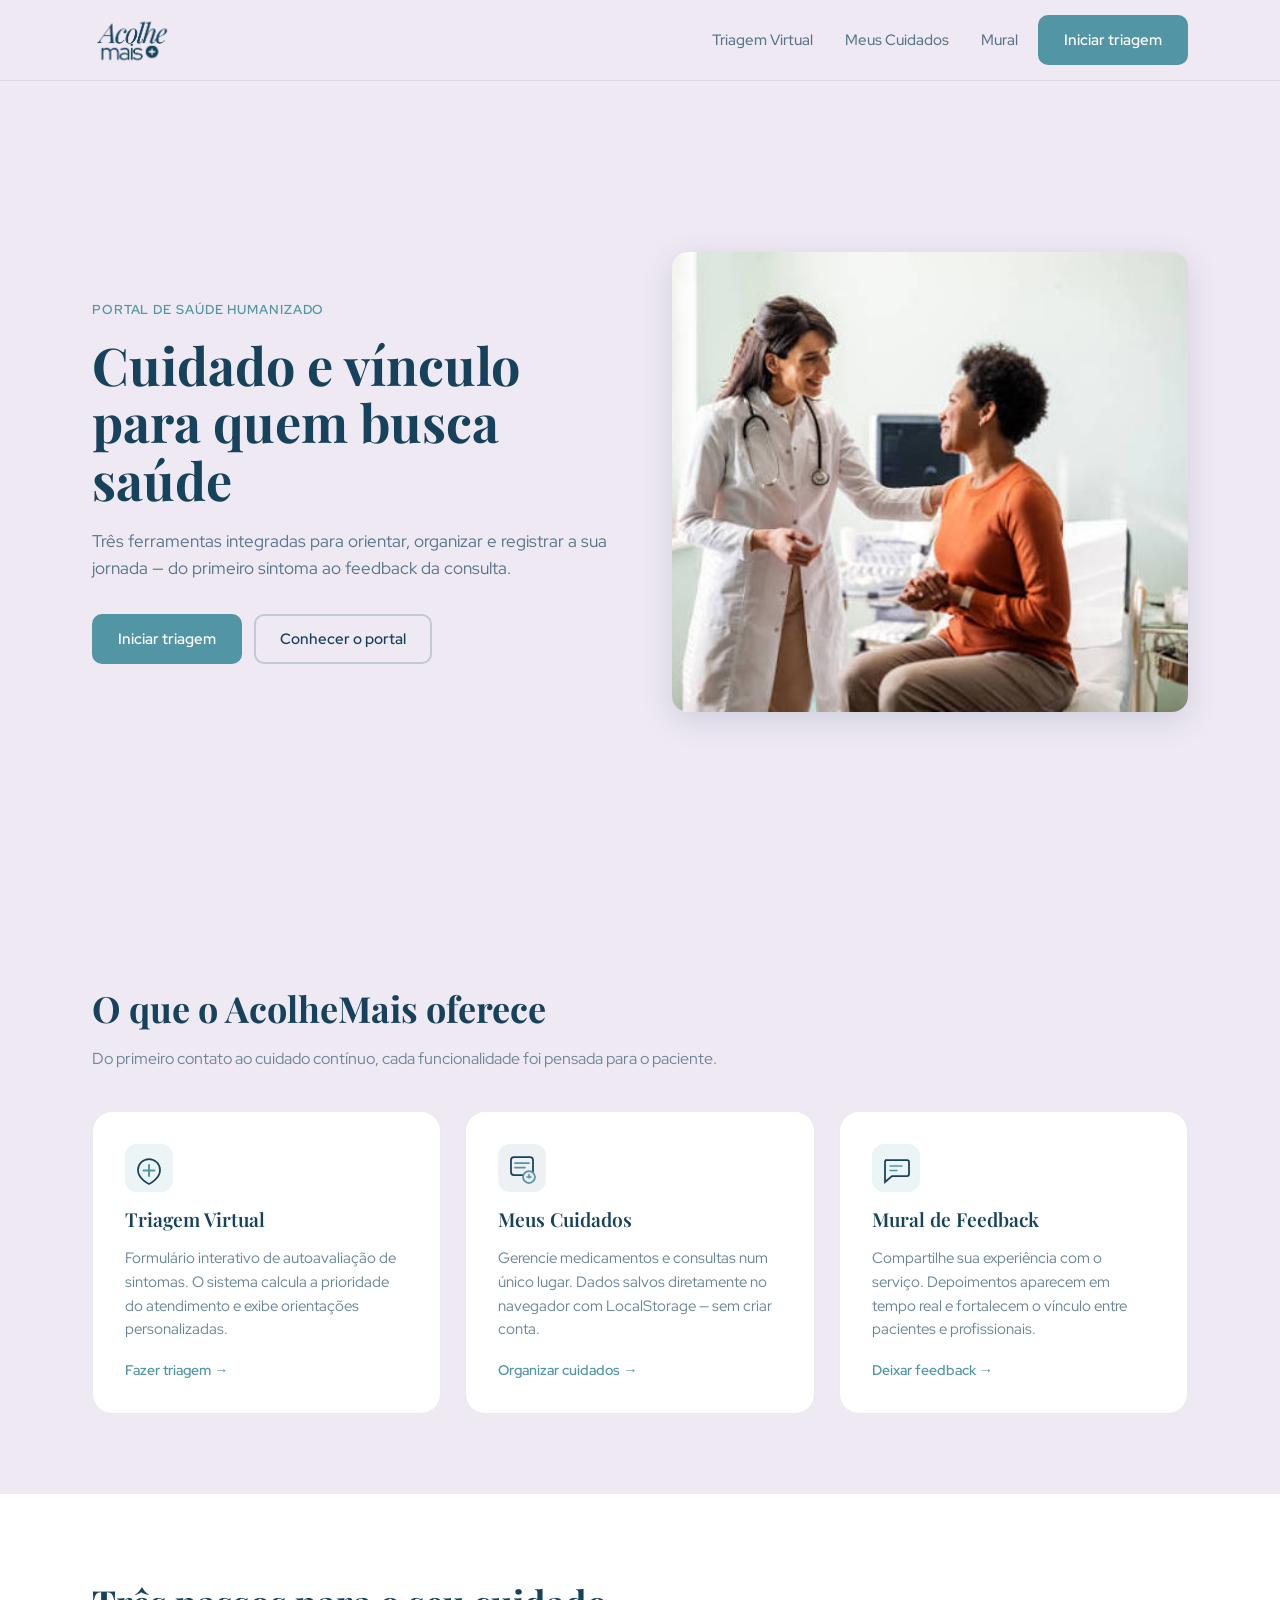
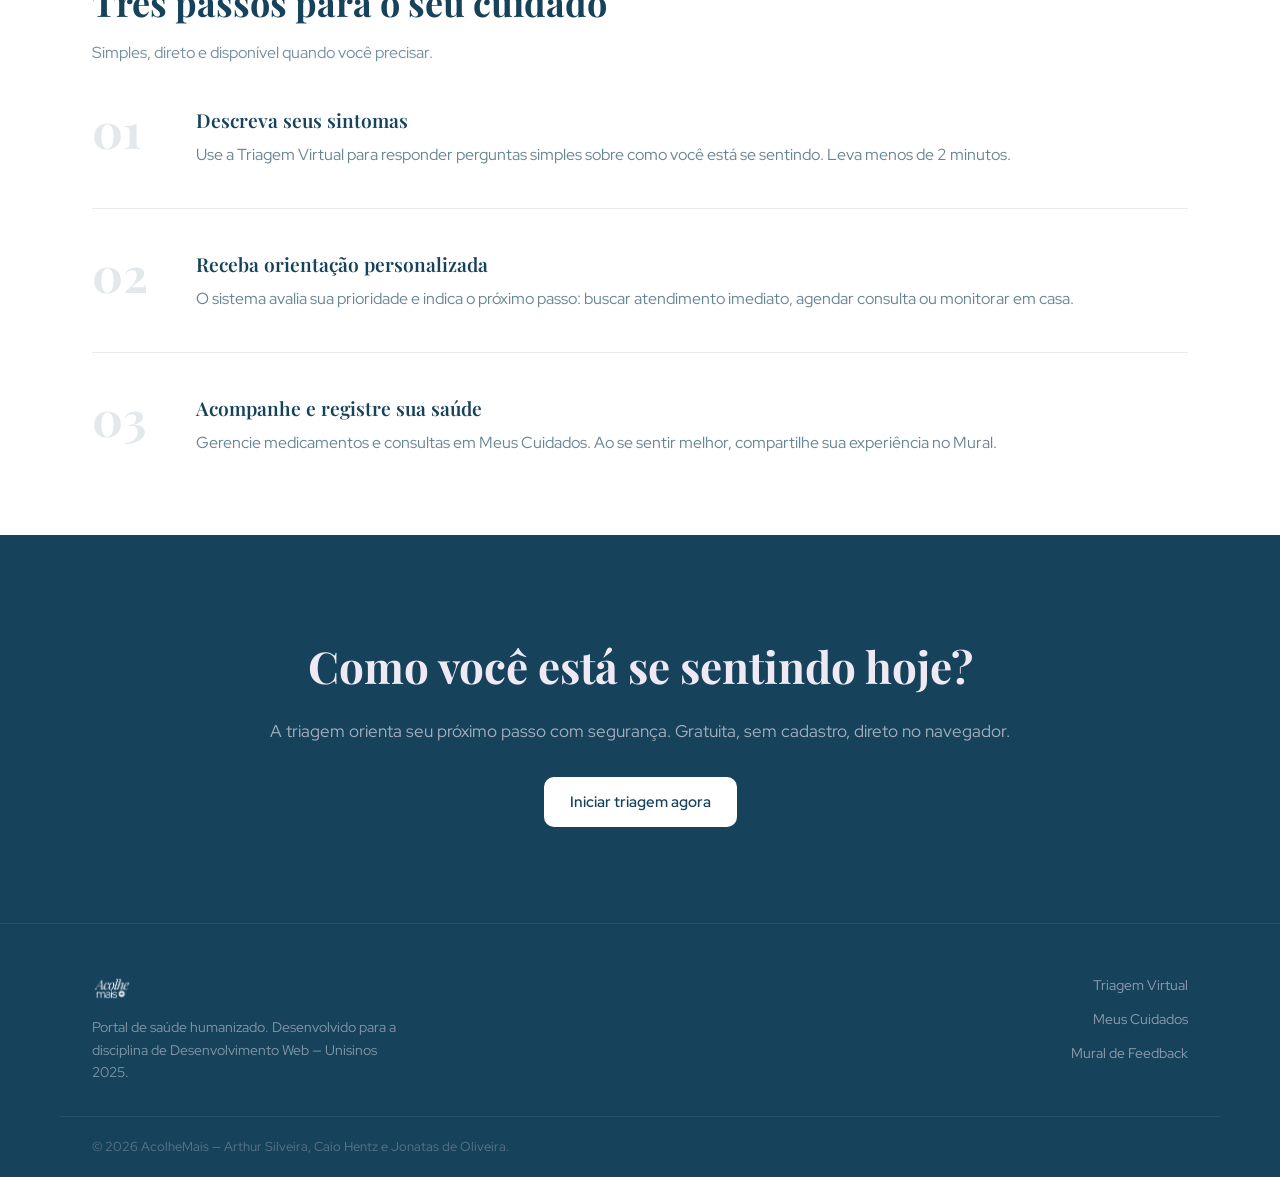
<file: AcolheMais/index.html>
<!DOCTYPE html>
<html lang="pt-BR">
<head>
  <meta charset="UTF-8">
  <meta name="viewport" content="width=device-width, initial-scale=1.0">
  <title>AcolheMais — Cuidado e Vínculo em Saúde</title>
  <meta name="description" content="Portal de saúde humanizado com triagem virtual, gestão de medicamentos e espaço de feedback.">
  <link rel="preconnect" href="https://fonts.googleapis.com">
  <link rel="preconnect" href="https://fonts.gstatic.com" crossorigin>
  <link href="https://fonts.googleapis.com/css2?family=Playfair+Display:wght@400;600;700&family=Red+Hat+Display:wght@400;500;600&display=swap" rel="stylesheet">
  <link rel="stylesheet" href="css/style.css">
</head>
<body>

  <header class="site-header">
    <nav class="nav">
      <a href="index.html" class="nav-logo">
        <img src="logo.png" alt="AcolheMais" class="logo-img">
      </a>
      <button class="nav-toggle" id="nav-toggle" aria-expanded="false" aria-label="Abrir menu">
        <span></span>
        <span></span>
        <span></span>
      </button>
      <ul class="nav-links" id="nav-menu">
        <li><a href="triagem.html">Triagem Virtual</a></li>
        <li><a href="cuidados.html">Meus Cuidados</a></li>
        <li><a href="feedback.html">Mural</a></li>
        <li><a href="triagem.html" class="btn btn-primary">Iniciar triagem</a></li>
      </ul>
    </nav>
  </header>

  <main>

    <section class="hero">
      <div class="container hero-inner">
        <div class="hero-copy">
          <p class="hero-tag">Portal de Saúde Humanizado</p>
          <h1>Cuidado e vínculo para quem busca saúde</h1>
          <p class="hero-lead">Três ferramentas integradas para orientar, organizar e registrar a sua jornada — do primeiro sintoma ao feedback da consulta.</p>
          <div class="hero-actions">
            <a href="triagem.html" class="btn btn-primary">Iniciar triagem</a>
            <a href="#servicos" class="btn btn-secundario">Conhecer o portal</a>
          </div>
        </div>
        <div class="hero-visual">
          <img src="stock_images/images-2.jpeg" alt="Médica atendendo paciente com atenção e cuidado" class="hero-foto">
        </div>
      </div>
    </section>

    <section class="secao servicos" id="servicos">
      <div class="container">
        <h2>O que o AcolheMais oferece</h2>
        <p class="secao-lead">Do primeiro contato ao cuidado contínuo, cada funcionalidade foi pensada para o paciente.</p>
        <ul class="cards-grid">

          <li class="card">
            <div class="card-icone">
              <svg viewBox="0 0 48 48" fill="none">
                <rect width="48" height="48" rx="12" fill="#5296A5" fill-opacity="0.1"/>
                <path d="M24 15 C18 15 13 20 13 26 C13 35 24 40 24 40 C24 40 35 35 35 26 C35 20 30 15 24 15Z" stroke="#16425B" stroke-width="1.75"/>
                <line x1="24" y1="21" x2="24" y2="32" stroke="#5296A5" stroke-width="2" stroke-linecap="round"/>
                <line x1="18.5" y1="26.5" x2="29.5" y2="26.5" stroke="#5296A5" stroke-width="2" stroke-linecap="round"/>
              </svg>
            </div>
            <h3>Triagem Virtual</h3>
            <p>Formulário interativo de autoavaliação de sintomas. O sistema calcula a prioridade do atendimento e exibe orientações personalizadas.</p>
            <a href="triagem.html" class="card-link">Fazer triagem →</a>
          </li>

          <li class="card">
            <div class="card-icone">
              <svg viewBox="0 0 48 48" fill="none">
                <rect width="48" height="48" rx="12" fill="#16425B" fill-opacity="0.07"/>
                <rect x="13" y="13" width="22" height="18" rx="3" stroke="#16425B" stroke-width="1.75"/>
                <line x1="17" y1="19" x2="31" y2="19" stroke="#5296A5" stroke-width="1.75" stroke-linecap="round"/>
                <line x1="17" y1="23.5" x2="27" y2="23.5" stroke="#5296A5" stroke-width="1.75" stroke-linecap="round"/>
                <circle cx="31" cy="33" r="6" fill="#EFE9F4" stroke="#5296A5" stroke-width="1.75"/>
                <line x1="31" y1="30.5" x2="31" y2="34" stroke="#5296A5" stroke-width="1.5" stroke-linecap="round"/>
                <line x1="29" y1="33" x2="33" y2="33" stroke="#5296A5" stroke-width="1.5" stroke-linecap="round"/>
              </svg>
            </div>
            <h3>Meus Cuidados</h3>
            <p>Gerencie medicamentos e consultas num único lugar. Dados salvos diretamente no navegador com LocalStorage — sem criar conta.</p>
            <a href="cuidados.html" class="card-link">Organizar cuidados →</a>
          </li>

          <li class="card">
            <div class="card-icone">
              <svg viewBox="0 0 48 48" fill="none">
                <rect width="48" height="48" rx="12" fill="#5296A5" fill-opacity="0.1"/>
                <path d="M13 16 H35 A2 2 0 0 1 37 18 V30 A2 2 0 0 1 35 32 H20 L13 38 V18 A2 2 0 0 1 15 16Z" stroke="#16425B" stroke-width="1.75"/>
                <line x1="18" y1="22" x2="30" y2="22" stroke="#5296A5" stroke-width="1.5" stroke-linecap="round"/>
                <line x1="18" y1="26.5" x2="25" y2="26.5" stroke="#5296A5" stroke-width="1.5" stroke-linecap="round"/>
              </svg>
            </div>
            <h3>Mural de Feedback</h3>
            <p>Compartilhe sua experiência com o serviço. Depoimentos aparecem em tempo real e fortalecem o vínculo entre pacientes e profissionais.</p>
            <a href="feedback.html" class="card-link">Deixar feedback →</a>
          </li>

        </ul>
      </div>
    </section>

    <section class="secao como-funciona" id="como-funciona">
      <div class="container">
        <h2>Três passos para o seu cuidado</h2>
        <p class="secao-lead">Simples, direto e disponível quando você precisar.</p>
        <ol class="passos">
          <li class="passo">
            <span class="passo-num">01</span>
            <div>
              <h3>Descreva seus sintomas</h3>
              <p>Use a Triagem Virtual para responder perguntas simples sobre como você está se sentindo. Leva menos de 2 minutos.</p>
            </div>
          </li>
          <li class="passo">
            <span class="passo-num">02</span>
            <div>
              <h3>Receba orientação personalizada</h3>
              <p>O sistema avalia sua prioridade e indica o próximo passo: buscar atendimento imediato, agendar consulta ou monitorar em casa.</p>
            </div>
          </li>
          <li class="passo">
            <span class="passo-num">03</span>
            <div>
              <h3>Acompanhe e registre sua saúde</h3>
              <p>Gerencie medicamentos e consultas em Meus Cuidados. Ao se sentir melhor, compartilhe sua experiência no Mural.</p>
            </div>
          </li>
        </ol>
      </div>
    </section>

    <section class="cta-secao">
      <div class="container cta-inner">
        <h2>Como você está se sentindo hoje?</h2>
        <p>A triagem orienta seu próximo passo com segurança. Gratuita, sem cadastro, direto no navegador.</p>
        <a href="triagem.html" class="btn btn-branco">Iniciar triagem agora</a>
      </div>
    </section>

  </main>

  <footer class="rodape">
    <div class="container rodape-inner">
      <div>
        <img src="logo.png" alt="AcolheMais" class="rodape-logo">
        <p>Portal de saúde humanizado. Desenvolvido para a disciplina de Desenvolvimento Web — Unisinos 2025.</p>
      </div>
      <nav>
        <ul class="rodape-links">
          <li><a href="triagem.html">Triagem Virtual</a></li>
          <li><a href="cuidados.html">Meus Cuidados</a></li>
          <li><a href="feedback.html">Mural de Feedback</a></li>
        </ul>
      </nav>
    </div>
    <div class="container rodape-bottom">
      <p>© 2026 AcolheMais — Arthur Silveira, Caio Hentz e Jonatas de Oliveira.</p>
    </div>
  </footer>

  <script src="js/main.js"></script>
</body>
</html>
</file>
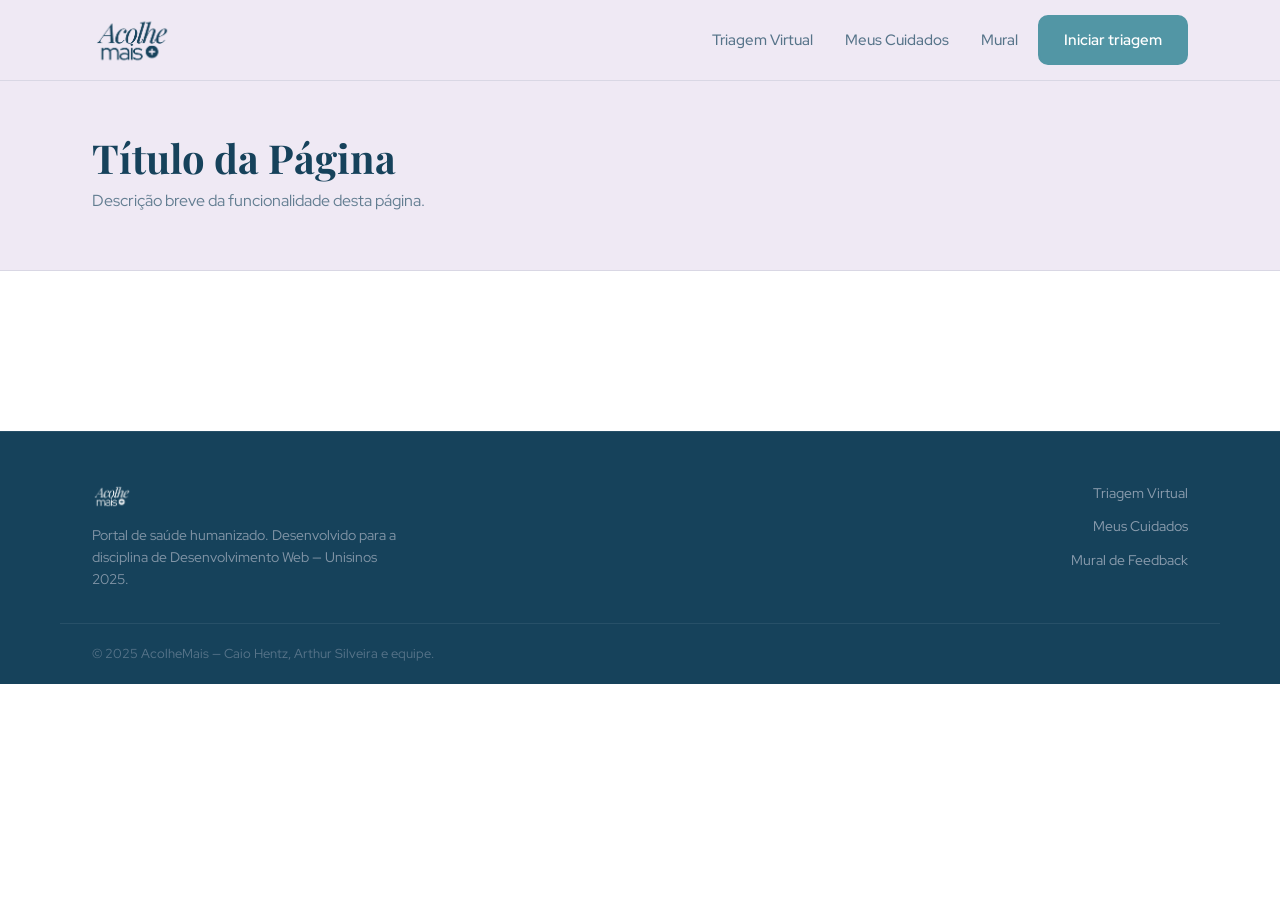
<file: AcolheMais/base.html>
<!DOCTYPE html>
<html lang="pt-BR">
<head>
  <meta charset="UTF-8">
  <meta name="viewport" content="width=device-width, initial-scale=1.0">
  <title>Página — AcolheMais</title>
  <meta name="description" content="">
  <link rel="preconnect" href="https://fonts.googleapis.com">
  <link rel="preconnect" href="https://fonts.gstatic.com" crossorigin>
  <link href="https://fonts.googleapis.com/css2?family=Playfair+Display:wght@400;600;700&family=Red+Hat+Display:wght@400;500;600&display=swap" rel="stylesheet">
  <link rel="stylesheet" href="css/style.css">
</head>
<body>

  <header class="site-header">
    <nav class="nav">
      <a href="index.html" class="nav-logo">
        <img src="logo.png" alt="AcolheMais" class="logo-img">
      </a>
      <button class="nav-toggle" id="nav-toggle" aria-expanded="false" aria-label="Abrir menu">
        <span></span>
        <span></span>
        <span></span>
      </button>
      <ul class="nav-links" id="nav-menu">
        <li><a href="triagem.html">Triagem Virtual</a></li>
        <li><a href="cuidados.html">Meus Cuidados</a></li>
        <li><a href="feedback.html">Mural</a></li>
        <li><a href="triagem.html" class="btn btn-primary">Iniciar triagem</a></li>
      </ul>
    </nav>
  </header>

  <main class="pagina">

    <!-- CABEÇALHO DA PÁGINA -->
    <section class="pagina-topo">
      <div class="container">
        <h1>Título da Página</h1>
        <p class="pagina-descricao">Descrição breve da funcionalidade desta página.</p>
      </div>
    </section>

    <!-- CONTEÚDO PRINCIPAL -->
    <section class="secao">
      <div class="container">
        <!-- Conteúdo da página aqui -->
      </div>
    </section>

  </main>

  <footer class="rodape">
    <div class="container rodape-inner">
      <div>
        <img src="logo.png" alt="AcolheMais" class="rodape-logo">
        <p>Portal de saúde humanizado. Desenvolvido para a disciplina de Desenvolvimento Web — Unisinos 2025.</p>
      </div>
      <nav>
        <ul class="rodape-links">
          <li><a href="triagem.html">Triagem Virtual</a></li>
          <li><a href="cuidados.html">Meus Cuidados</a></li>
          <li><a href="feedback.html">Mural de Feedback</a></li>
        </ul>
      </nav>
    </div>
    <div class="container rodape-bottom">
      <p>© 2025 AcolheMais — Caio Hentz, Arthur Silveira e equipe.</p>
    </div>
  </footer>

  <script src="js/main.js"></script>
</body>
</html>
</file>
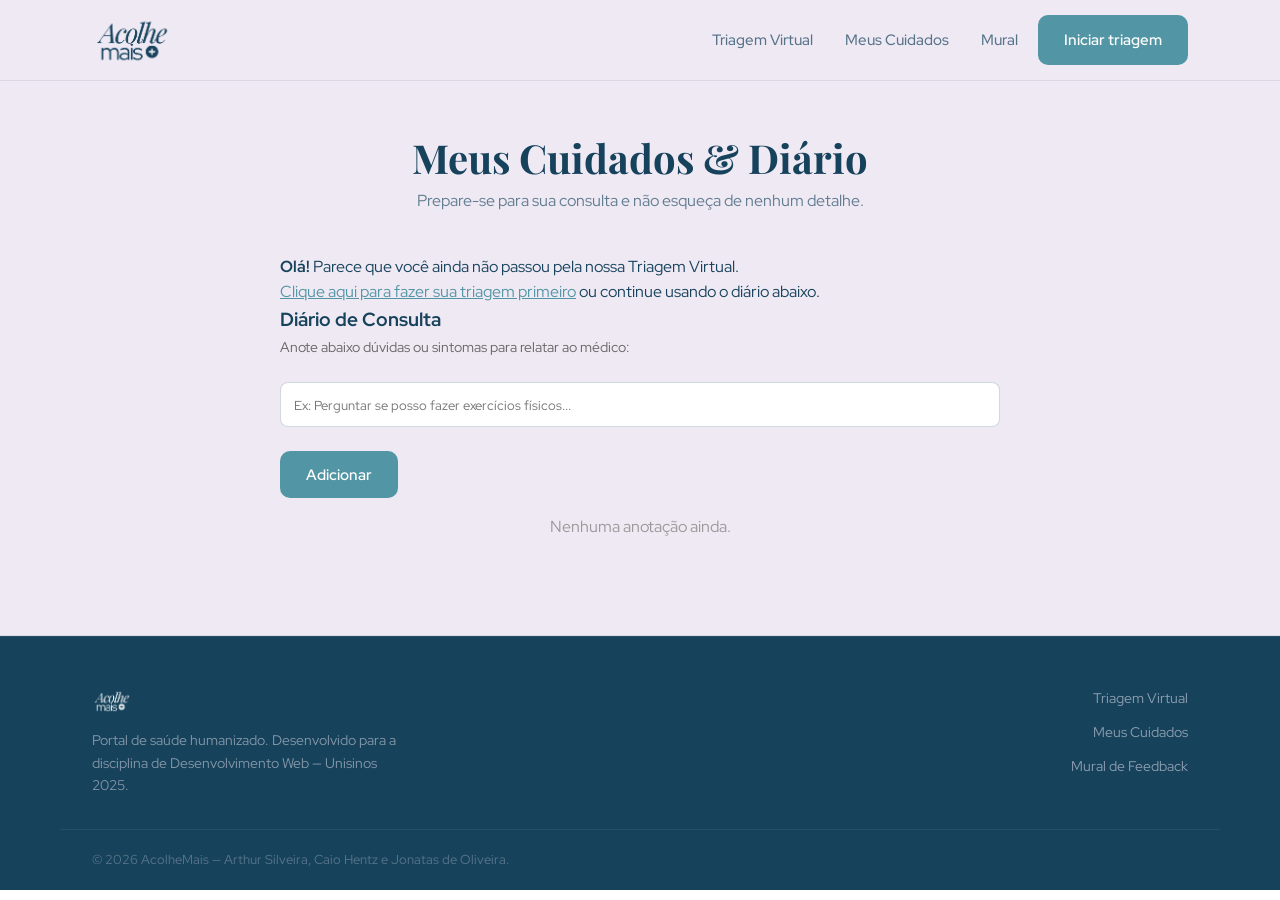
<file: AcolheMais/cuidados.html>
<!DOCTYPE html>
<html lang="pt-BR">
<head>
  <meta charset="UTF-8">
  <meta name="viewport" content="width=device-width, initial-scale=1.0">
  <title>AcolheMais — Cuidado e Vínculo em Saúde</title>
  <meta name="description" content="Portal de saúde humanizado com triagem virtual, gestão de medicamentos e espaço de feedback.">
  <link rel="preconnect" href="https://fonts.googleapis.com">
  <link rel="preconnect" href="https://fonts.gstatic.com" crossorigin>
  <link href="https://fonts.googleapis.com/css2?family=Playfair+Display:wght@400;600;700&family=Red+Hat+Display:wght@400;500;600&display=swap" rel="stylesheet">
  <link rel="stylesheet" href="css/style.css">
</head>
<body>
   
  <header class="site-header">
    <nav class="nav">
      <a href="index.html" class="nav-logo">
        <img src="logo.png" alt="AcolheMais" class="logo-img">
      </a>
      <button class="nav-toggle" id="nav-toggle" aria-expanded="false" aria-label="Abrir menu">
        <span></span>
        <span></span>
        <span></span>
      </button>
      <ul class="nav-links" id="nav-menu">
        <li><a href="triagem.html">Triagem Virtual</a></li>
        <li><a href="cuidados.html">Meus Cuidados</a></li>
        <li><a href="feedback.html">Mural</a></li>
        <li><a href="triagem.html" class="btn btn-primary">Iniciar triagem</a></li>
      </ul>
    </nav>
  </header>

  <main class="pagina">
      
      <!-- Cabeçalho da página com o mesmo fundo do header -->
      <section class="pagina-topo">
          <div class="container" style="text-align: center;">
              <h1>Meus Cuidados & Diário</h1>
              <p class="pagina-descricao">Prepare-se para sua consulta e não esqueça de nenhum detalhe.</p>
          </div>
          <div class="container">
              <div class="form-card">
                  
                  <div class="painel-resumo" id="boasVindas">
                      <p>Carregando suas informações de saúde...</p>
                  </div>
                  
                  <h3>Diário de Consulta</h3>
                  <p style="margin-bottom: 1rem; font-size: 0.9rem; color: #666;">
                      Anote abaixo dúvidas ou sintomas para relatar ao médico:
                  </p>  
                  
                  <form id="formDiario">
                      <div class="input-grupo">
                          <input type="text" id="novaAnotacao" placeholder="Ex: Perguntar se posso fazer exercícios físicos..." required>
                          <button type="submit" class="btn btn-primary">Adicionar</button>
                      </div>
                  </form>
                  
                  <ul class="lista-diario" id="listaDiario"></ul>

              </div>
          </div>
      </section>
  </main>
 
  <footer class="rodape">
    <div class="container rodape-inner">
      <div>
        <img src="logo.png" alt="AcolheMais" class="rodape-logo">
        <p>Portal de saúde humanizado. Desenvolvido para a disciplina de Desenvolvimento Web — Unisinos 2025.</p>
      </div>
      <nav>
        <ul class="rodape-links">
          <li><a href="triagem.html">Triagem Virtual</a></li>
          <li><a href="cuidados.html">Meus Cuidados</a></li>
          <li><a href="feedback.html">Mural de Feedback</a></li>
        </ul>
      </nav>
    </div>
    <div class="container rodape-bottom">
      <p>© 2026 AcolheMais — Arthur Silveira, Caio Hentz e Jonatas de Oliveira.</p>
    </div>
  </footer>

  <!-- Ligação com o arquivo JavaScript do Diário -->
  <script src="js/crudCuidados.js"></script>

</body>
</html>
</file>
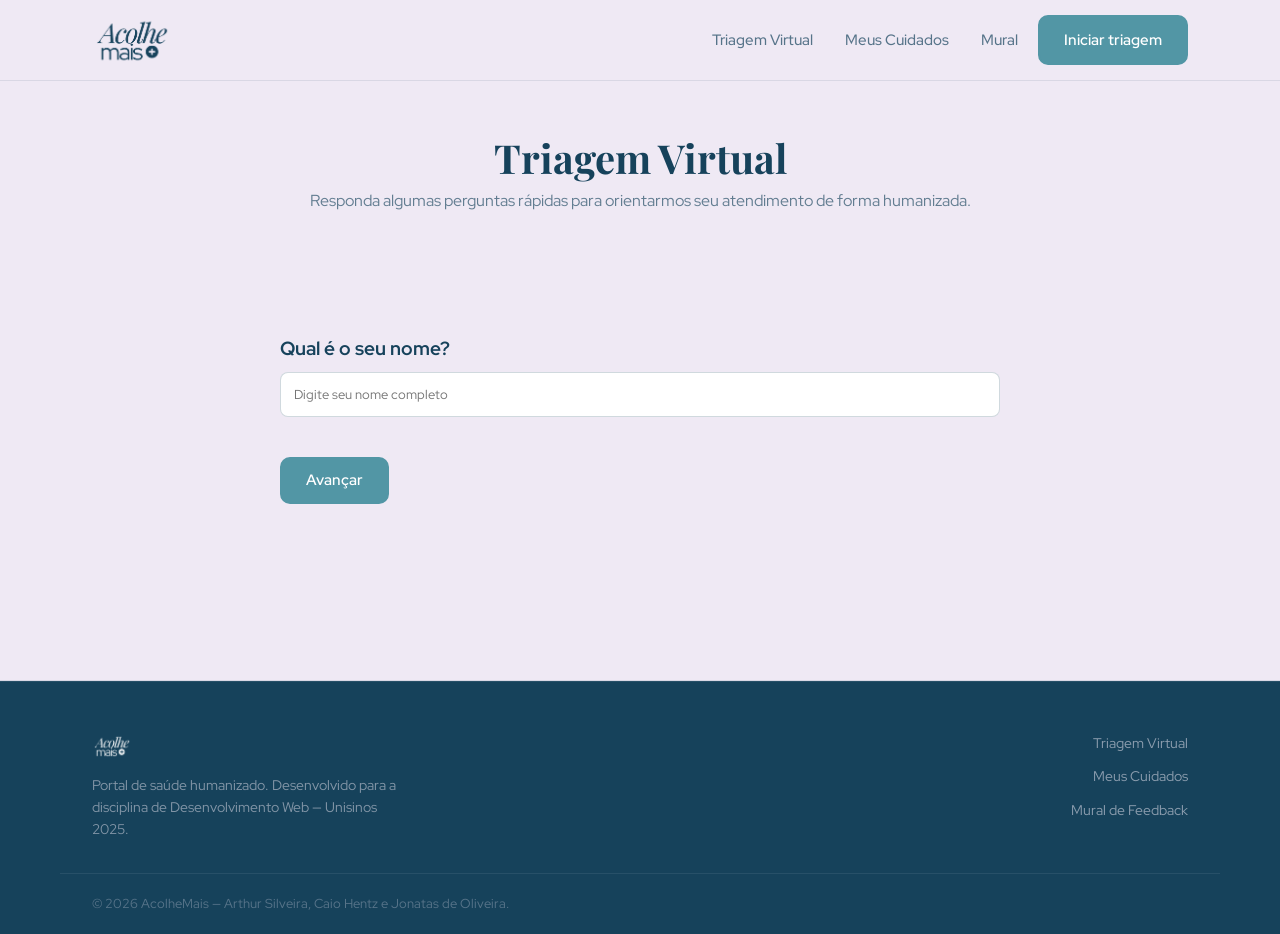
<file: AcolheMais/triagem.html>
<!DOCTYPE html>
<html lang="pt-BR">
<head>
  <meta charset="UTF-8">
  <meta name="viewport" content="width=device-width, initial-scale=1.0">
  <title>AcolheMais — Cuidado e Vínculo em Saúde</title>
  <meta name="description" content="Portal de saúde humanizado com triagem virtual, gestão de medicamentos e espaço de feedback.">
  <link rel="preconnect" href="https://fonts.googleapis.com">
  <link rel="preconnect" href="https://fonts.gstatic.com" crossorigin>
  <link href="https://fonts.googleapis.com/css2?family=Playfair+Display:wght@400;600;700&family=Red+Hat+Display:wght@400;500;600&display=swap" rel="stylesheet">
  <link rel="stylesheet" href="css/style.css">
</head>
<body>
    
  <header class="site-header">
    <nav class="nav">
      <a href="index.html" class="nav-logo">
        <img src="logo.png" alt="AcolheMais" class="logo-img">
      </a>
      <button class="nav-toggle" id="nav-toggle" aria-expanded="false" aria-label="Abrir menu">
        <span></span>
        <span></span>
        <span></span>
      </button>
      <ul class="nav-links" id="nav-menu">
        <li><a href="triagem.html">Triagem Virtual</a></li>
        <li><a href="cuidados.html">Meus Cuidados</a></li>
        <li><a href="feedback.html">Mural</a></li>
        <li><a href="triagem.html" class="btn btn-primary">Iniciar triagem</a></li>
      </ul>
    </nav>
  </header>

  <main class="pagina">
      
      <section class="pagina-topo">
          <div class="container" style="text-align: center;">
              <h1>Triagem Virtual</h1>
              <p class="pagina-descricao">Responda algumas perguntas rápidas para orientarmos seu atendimento de forma humanizada.</p>
          </div>
     

      <section class="secao">
          <div class="container">
              <div class="form-card">
                  
                  <form id="formularioTriagem">
                      
                      <!-- ETAPA 1: Nome -->
                      <div class="etapa ativo" id="passoUm">
                          <h3>Qual é o seu nome?</h3>
                          <input type="text" id="nomePaciente" placeholder="Digite seu nome completo" required>
                          
                          <div class="form-actions">
                              <button type="button" class="btn btn-primary btn-avancar">Avançar</button>
                          </div>
                      </div>

                      <!-- ETAPA 2: Dados -->
                      <div class="etapa" id="passoDois">
                          <h3>Para seu prontuário, informe seus dados:</h3>
                          <label>CPF:</label>
                          <input type="text" id="cpfPaciente" placeholder="000.000.000-00">
                          
                          <label>Data de Nascimento:</label>
                          <input type="date" id="dataNasc">
                          
                          <div class="form-actions">
                              <button type="button" class="btn btn-secundario btn-voltar">Voltar</button>
                              <button type="button" class="btn btn-primary btn-avancar">Avançar</button>
                          </div>
                      </div>

                      <!-- ETAPA 3: Sintomas -->
                      <div class="etapa" id="passoTres">
                          <h3>Como você está se sentindo hoje?</h3>
                          <label>Nível de dor (1 a 10):</label>
                          <input type="number" id="nivelDor" min="1" max="10" placeholder="1 = Sem dor, 10 = Dor máxima">
                          
                          <label>Sintoma Principal:</label>
                          <select id="sintoma">
                              <option value="leve">Dor de cabeça leve / Coriza</option>
                              <option value="moderado">Febre alta / Vômito</option>
                              <option value="grave">Falta de ar / Dor no peito</option>
                          </select>

                          <div class="form-actions">
                              <button type="button" class="btn btn-secundario btn-voltar">Voltar</button>
                              <button type="submit" class="btn btn-primary btn-finalizar">Finalizar Triagem</button>
                          </div>
                      </div>

                  </form>

                  <!-- Resultado da triagem -->
                  <div id="resultadoFinal"></div>
              
              </div>
          </div>
      </section>
     </section>
  </main>

   <footer class="rodape">
    <div class="container rodape-inner">
      <div>
        <img src="logo.png" alt="AcolheMais" class="rodape-logo">
        <p>Portal de saúde humanizado. Desenvolvido para a disciplina de Desenvolvimento Web — Unisinos 2025.</p>
      </div>
      <nav>
        <ul class="rodape-links">
          <li><a href="triagem.html">Triagem Virtual</a></li>
          <li><a href="cuidados.html">Meus Cuidados</a></li>
          <li><a href="feedback.html">Mural de Feedback</a></li>
        </ul>
      </nav>
    </div>
    <div class="container rodape-bottom">
      <p>© 2026 AcolheMais — Arthur Silveira, Caio Hentz e Jonatas de Oliveira.</p>
    </div>
  </footer>
  <script src="js/triagemForm.js"></script>
</body>
</html>
</file>
<file: AcolheMais/css/style.css>
/* AcolheMais - Estilos */

:root {
  --azul: #16425B;
  --fundo: #EFE9F4;
  --destaque: #5296A5;
  --titulo: 'Playfair Display', serif;
  --texto: 'Red Hat Display', sans-serif;
}

* {
  box-sizing: border-box;
  margin: 0;
  padding: 0;
}

html {
  scroll-behavior: smooth;
}

body {
  font-family: var(--texto);
  color: var(--azul);
  background: #fff;
  line-height: 1.6;
}

img { display: block; max-width: 100%; }
ul, ol { list-style: none; }
a { text-decoration: none; color: inherit; }


.container {
  max-width: 1160px;
  margin: 0 auto;
  padding: 0 2rem;
}


.site-header {
  position: fixed;
  top: 0;
  left: 0;
  right: 0;
  z-index: 50;
  background: var(--fundo);
  border-bottom: 1px solid rgba(22, 66, 91, 0.1);
}

.nav {
  display: flex;
  align-items: center;
  max-width: 1160px;
  margin: 0 auto;
  padding: 0 2rem;
  height: 5rem;
}

.nav-logo { flex-shrink: 0; }

.logo-img {
  height: 64px;
  width: auto;
}

.nav-links {
  display: flex;
  align-items: center;
  gap: 0.5rem;
  margin-left: auto;
}

.nav-links a:not(.btn) {
  padding: 0.4rem 0.75rem;
  font-size: 0.95rem;
  font-weight: 500;
  color: rgba(22, 66, 91, 0.7);
  border-radius: 6px;
  transition: color 0.2s;
}
.nav-links a:not(.btn):hover {
  color: var(--azul);
}

.nav-toggle {
  display: none;
  flex-direction: column;
  gap: 5px;
  padding: 0.5rem;
  background: none;
  border: none;
  cursor: pointer;
  margin-left: auto;
}
.nav-toggle span {
  display: block;
  width: 22px;
  height: 2px;
  background: var(--azul);
  border-radius: 2px;
  transition: transform 0.2s, opacity 0.2s;
}
.nav-toggle[aria-expanded="true"] span:nth-child(1) {
  transform: translateY(7px) rotate(45deg);
}
.nav-toggle[aria-expanded="true"] span:nth-child(2) {
  opacity: 0;
}
.nav-toggle[aria-expanded="true"] span:nth-child(3) {
  transform: translateY(-7px) rotate(-45deg);
}

.btn {
  display: inline-block;
  padding: 0.7rem 1.5rem;
  font-family: var(--texto);
  font-size: 0.95rem;
  font-weight: 600;
  border-radius: 10px;
  border: 2px solid transparent;
  cursor: pointer;
  transition: background 0.2s, color 0.2s;
}

.btn-primary {
  background: var(--destaque);
  color: #fff;
  border-color: var(--destaque);
}
.btn-primary:hover {
  background: #3d8396;
  border-color: #3d8396;
}

.btn-secundario {
  background: transparent;
  color: var(--azul);
  border-color: rgba(22, 66, 91, 0.2);
}
.btn-secundario:hover {
  background: rgba(22, 66, 91, 0.07);
}

.btn-branco {
  background: #fff;
  color: var(--azul);
  border-color: #fff;
}
.btn-branco:hover {
  background: var(--fundo);
  border-color: var(--fundo);
}


.hero {
  min-height: 100vh;
  display: flex;
  align-items: center;
  padding: 8rem 0 4rem;
  background: var(--fundo);
}

.hero-inner {
  display: grid;
  grid-template-columns: 1fr 1fr;
  gap: 4rem;
  align-items: center;
}

.hero-tag {
  font-size: 0.8rem;
  font-weight: 600;
  letter-spacing: 0.07em;
  text-transform: uppercase;
  color: var(--destaque);
  margin-bottom: 1rem;
}

h1 {
  font-family: var(--titulo);
  font-size: 3.25rem;
  font-weight: 700;
  line-height: 1.1;
  color: var(--azul);
  margin-bottom: 1.25rem;
}

.hero-lead {
  font-size: 1.05rem;
  color: rgba(22, 66, 91, 0.7);
  margin-bottom: 2rem;
}

.hero-actions {
  display: flex;
  gap: 0.75rem;
  flex-wrap: wrap;
}

.hero-foto {
  width: 100%;
  height: 460px;
  object-fit: cover;
  object-position: center top;
  border-radius: 16px;
  box-shadow: 0 8px 32px rgba(22, 66, 91, 0.15);
}

/* --- SEÇÕES --- */
.secao {
  padding: 5rem 0;
}

.servicos {
  background: var(--fundo);
}

.como-funciona {
  background: #fff;
}

h2 {
  font-family: var(--titulo);
  font-size: 2.25rem;
  font-weight: 700;
  color: var(--azul);
  margin-bottom: 0.5rem;
}

.secao-lead {
  font-size: 1rem;
  color: rgba(22, 66, 91, 0.6);
  margin-bottom: 2.5rem;
}

/* --- CARDS --- */
.cards-grid {
  display: grid;
  grid-template-columns: repeat(3, 1fr);
  gap: 1.5rem;
}

.card {
  background: #fff;
  border: 1px solid rgba(22, 66, 91, 0.1);
  border-radius: 20px;
  padding: 2rem;
  display: flex;
  flex-direction: column;
  gap: 0.75rem;
}
.card:hover {
  border-color: rgba(82, 150, 165, 0.3);
}

.card-icone {
  width: 48px;
  height: 48px;
}

.card h3 {
  font-family: var(--titulo);
  font-size: 1.2rem;
  font-weight: 600;
  color: var(--azul);
}

.card p {
  font-size: 0.93rem;
  color: rgba(22, 66, 91, 0.65);
  flex: 1;
}

.card-link {
  font-size: 0.9rem;
  font-weight: 600;
  color: var(--destaque);
  margin-top: 0.25rem;
}
.card-link:hover {
  color: #3d8396;
}

/* --- PASSOS --- */
.passos {
  display: flex;
  flex-direction: column;
}

.passo {
  display: grid;
  grid-template-columns: 72px 1fr;
  gap: 2rem;
  padding: 2.5rem 0;
  border-bottom: 1px solid rgba(22, 66, 91, 0.1);
  align-items: start;
}
.passo:first-child { padding-top: 0; }
.passo:last-child { border-bottom: none; padding-bottom: 0; }

.passo-num {
  font-family: var(--titulo);
  font-size: 3rem;
  font-weight: 700;
  color: rgba(22, 66, 91, 0.12);
  line-height: 1;
}

.passo h3 {
  font-family: var(--titulo);
  font-size: 1.2rem;
  font-weight: 600;
  color: var(--azul);
  margin-bottom: 0.4rem;
}

.passo p {
  font-size: 1rem;
  color: rgba(22, 66, 91, 0.65);
}

.cta-secao {
  background: var(--azul);
  padding: 6rem 0;
  text-align: center;
}

.cta-inner h2 {
  color: var(--fundo);
  font-size: 2.75rem;
  margin-bottom: 1rem;
}

.cta-inner p {
  color: rgba(239, 233, 244, 0.65);
  font-size: 1.05rem;
  margin-bottom: 2rem;
}

.rodape {
  background: var(--azul);
  border-top: 1px solid rgba(239, 233, 244, 0.08);
}

.rodape-inner {
  display: grid;
  grid-template-columns: 1fr auto;
  gap: 4rem;
  padding-top: 3rem;
  padding-bottom: 2rem;
  align-items: start;
}

.rodape-logo {
  height: 32px;
  width: auto;
  filter: brightness(0) invert(1) opacity(0.9);
  margin-bottom: 0.75rem;
}

.rodape-inner p {
  font-size: 0.875rem;
  color: rgba(239, 233, 244, 0.5);
  max-width: 36ch;
}

.rodape-links {
  display: flex;
  flex-direction: column;
  gap: 0.5rem;
  text-align: right;
}
.rodape-links a {
  font-size: 0.9rem;
  color: rgba(239, 233, 244, 0.55);
  transition: color 0.2s;
}
.rodape-links a:hover {
  color: var(--fundo);
}

.rodape-bottom {
  border-top: 1px solid rgba(239, 233, 244, 0.08);
  padding-top: 1.25rem;
  padding-bottom: 1.25rem;
}
.rodape-bottom p {
  font-size: 0.8rem;
  color: rgba(239, 233, 244, 0.3);
}

.pagina {
  padding-top: 5rem; 
}

.pagina-topo {
  background: var(--fundo);
  padding: 3.5rem 0;
  border-bottom: 1px solid rgba(22, 66, 91, 0.1);
}

.pagina-topo h1 {
  font-size: 2.5rem;
  margin-bottom: 0.5rem;
}

.pagina-descricao {
  font-size: 1rem;
  color: rgba(22, 66, 91, 0.65);
}

@media (max-width: 768px) {
  .nav-links {
    display: none;
    position: fixed;
    top: 5rem;
    left: 0;
    right: 0;
    bottom: 0;
    background: var(--fundo);
    flex-direction: column;
    align-items: stretch;
    padding: 1.5rem 2rem;
    gap: 0.25rem;
    overflow-y: auto;
  }
  .nav-links.aberto {
    display: flex;
  }
  .nav-links a:not(.btn) {
    padding: 0.85rem 1rem;
    font-size: 1rem;
  }
  .nav-links .btn {
    text-align: center;
    margin-top: 0.5rem;
  }
  .nav-toggle {
    display: flex;
  }

  h1 { font-size: 2.25rem; }

  .hero {
    padding: 7rem 0 3rem;
  }
  .hero-inner {
    grid-template-columns: 1fr;
    gap: 2.5rem;
  }
  .hero-visual {
    display: none;
  }

  .cards-grid {
    grid-template-columns: 1fr;
  }

  .rodape-inner {
    grid-template-columns: 1fr;
    gap: 2rem;
  }
  .rodape-links {
    flex-direction: row;
    flex-wrap: wrap;
    gap: 0.5rem 1.5rem;
    text-align: left;
  }
}

@media (max-width: 480px) {
  h1 { font-size: 1.875rem; }
  .hero-actions {
    flex-direction: column;
  }
  .hero-actions .btn {
    text-align: center;
  }
  .cta-inner h2 { font-size: 2rem; }
  .cta-inner .btn-branco {
    width: 100%;
  }
}

.form-card {
    padding: 2.5rem;
    max-width: 800px;
    margin: 0 auto;
   
}

.form-card input, 
.form-card select {
    width: 100%;
    padding: 0.8rem;
    margin-top: 0.5rem;
    margin-bottom: 1.5rem;
    border: 1px solid rgba(22, 66, 91, 0.2);
    border-radius: 8px;
    font-family: var(--texto);
    color: var(--azul);
}

.etapa {
    display: none;
}

.etapa.ativo {
    display: block;
    animation: fadeIn 0.5s;
}

.form-actions {
    display: flex;
    gap: 1rem;
    margin-top: 1rem;
}

@keyframes fadeIn {
    from { opacity: 0; transform: translateY(10px); }
    to { opacity: 1; transform: translateY(0); }
}

#resultadoFinal {
    display: none;  
    margin-top: 2rem;
    padding: 2rem 0;
    background: var(--fundo);
    border-radius: 6px;
    text-align: center;
} 

.resultado{
  color: rgba(22, 66, 91, 0.65);; 
  padding: 1.5rem; 
  border-radius: 12px; 
  font-family: var(--texto);
  font-weight: 500; 
  font-size: 1.2rem;
}

.item-diario-content {
    display: flex;
    flex-direction: column;
    gap: 0.8rem;
    width: 100%;
}

.item-diario-botoes {
    display: flex;
    gap: 0.5rem;
}

.btn-diario {
    display: inline-flex;
    align-items: center;
    justify-content: center;
    gap: 6px;
    padding: 0.4rem 0.8rem;
    font-family: var(--texto);
    font-size: 0.85rem;
    font-weight: 500;
    border-radius: 8px;
    background: transparent;
    cursor: pointer;
    transition: all 0.2s ease;
}

.btn-resolvido {
    border: 1px solid rgba(22, 66, 91, 0.2);
    color: var(--azul);
}

.btn-resolvido:hover {
    background: rgba(22, 66, 91, 0.05);
}

.btn-excluir {
    border: 1px solid #ff4d4f; /* Vermelho */
    color: #ff4d4f;
}

.btn-excluir:hover {
    background: rgba(255, 77, 79, 0.05); 
}
</file>
